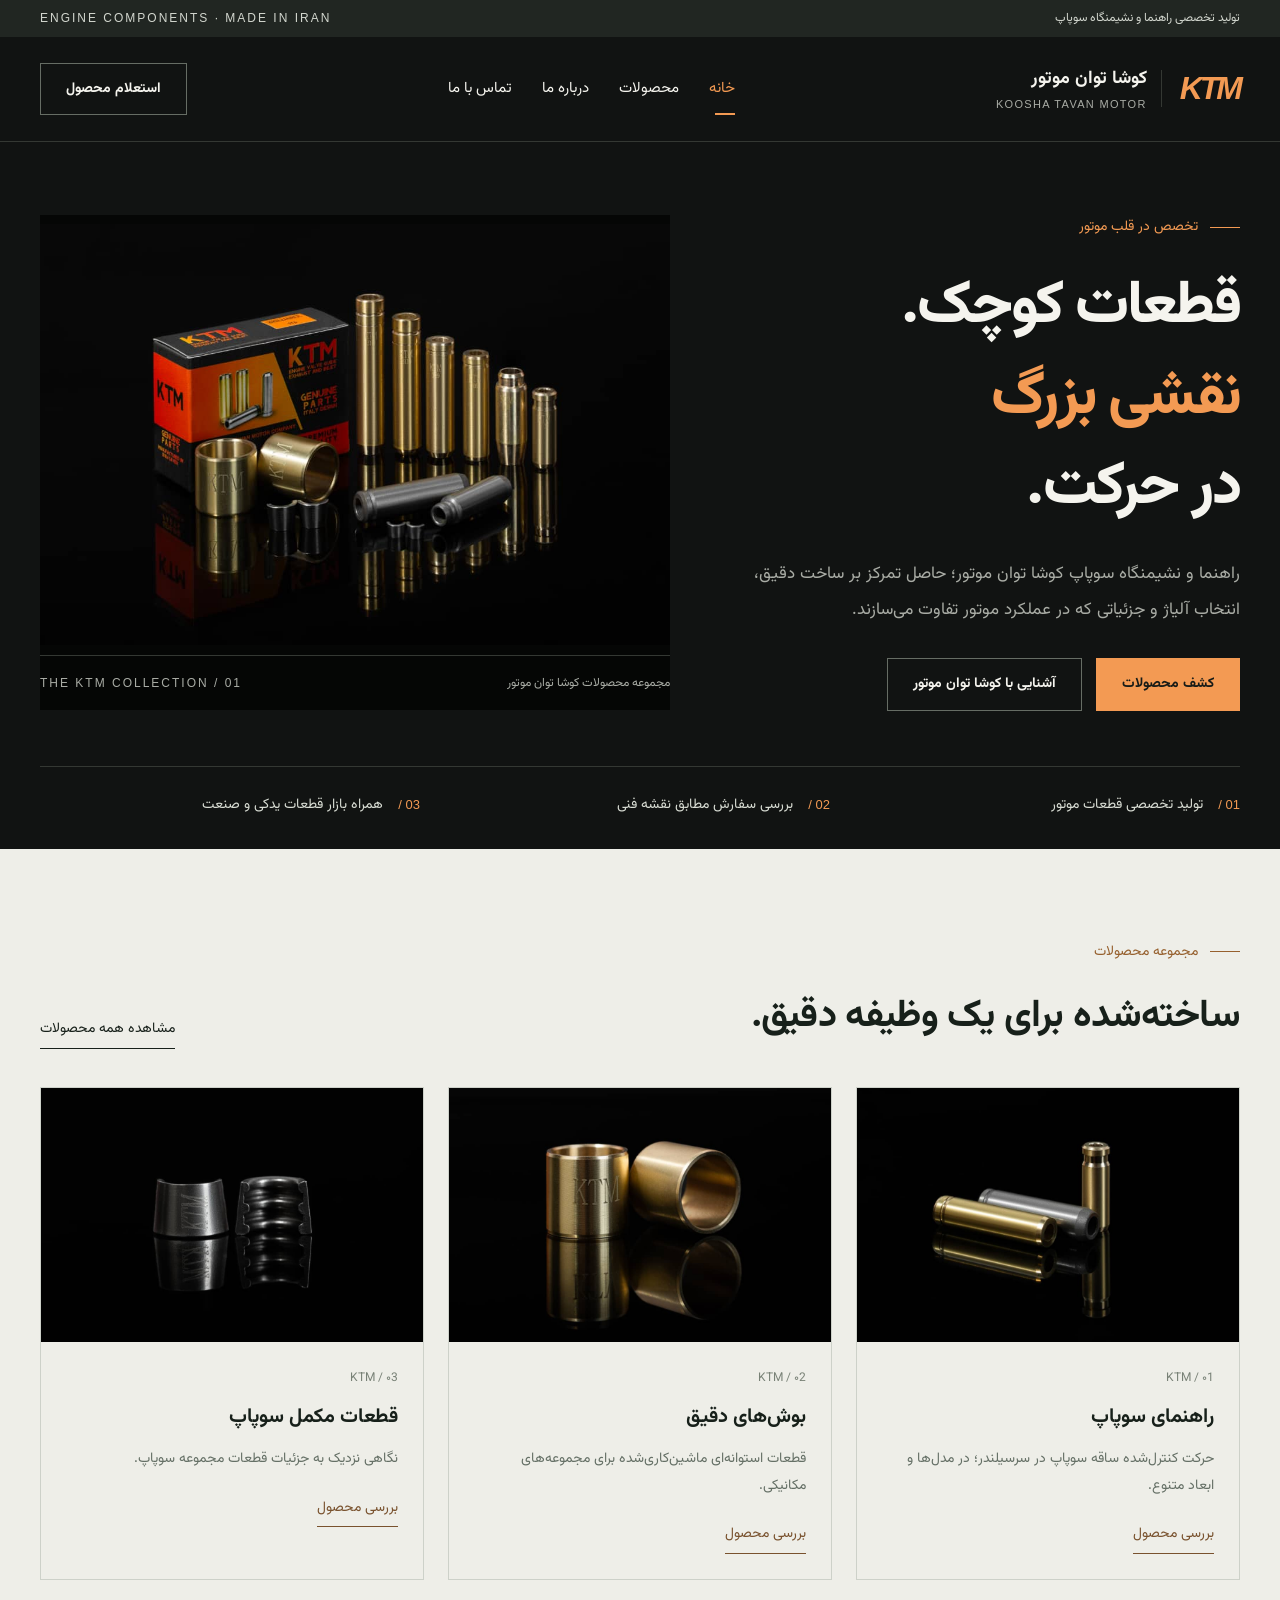
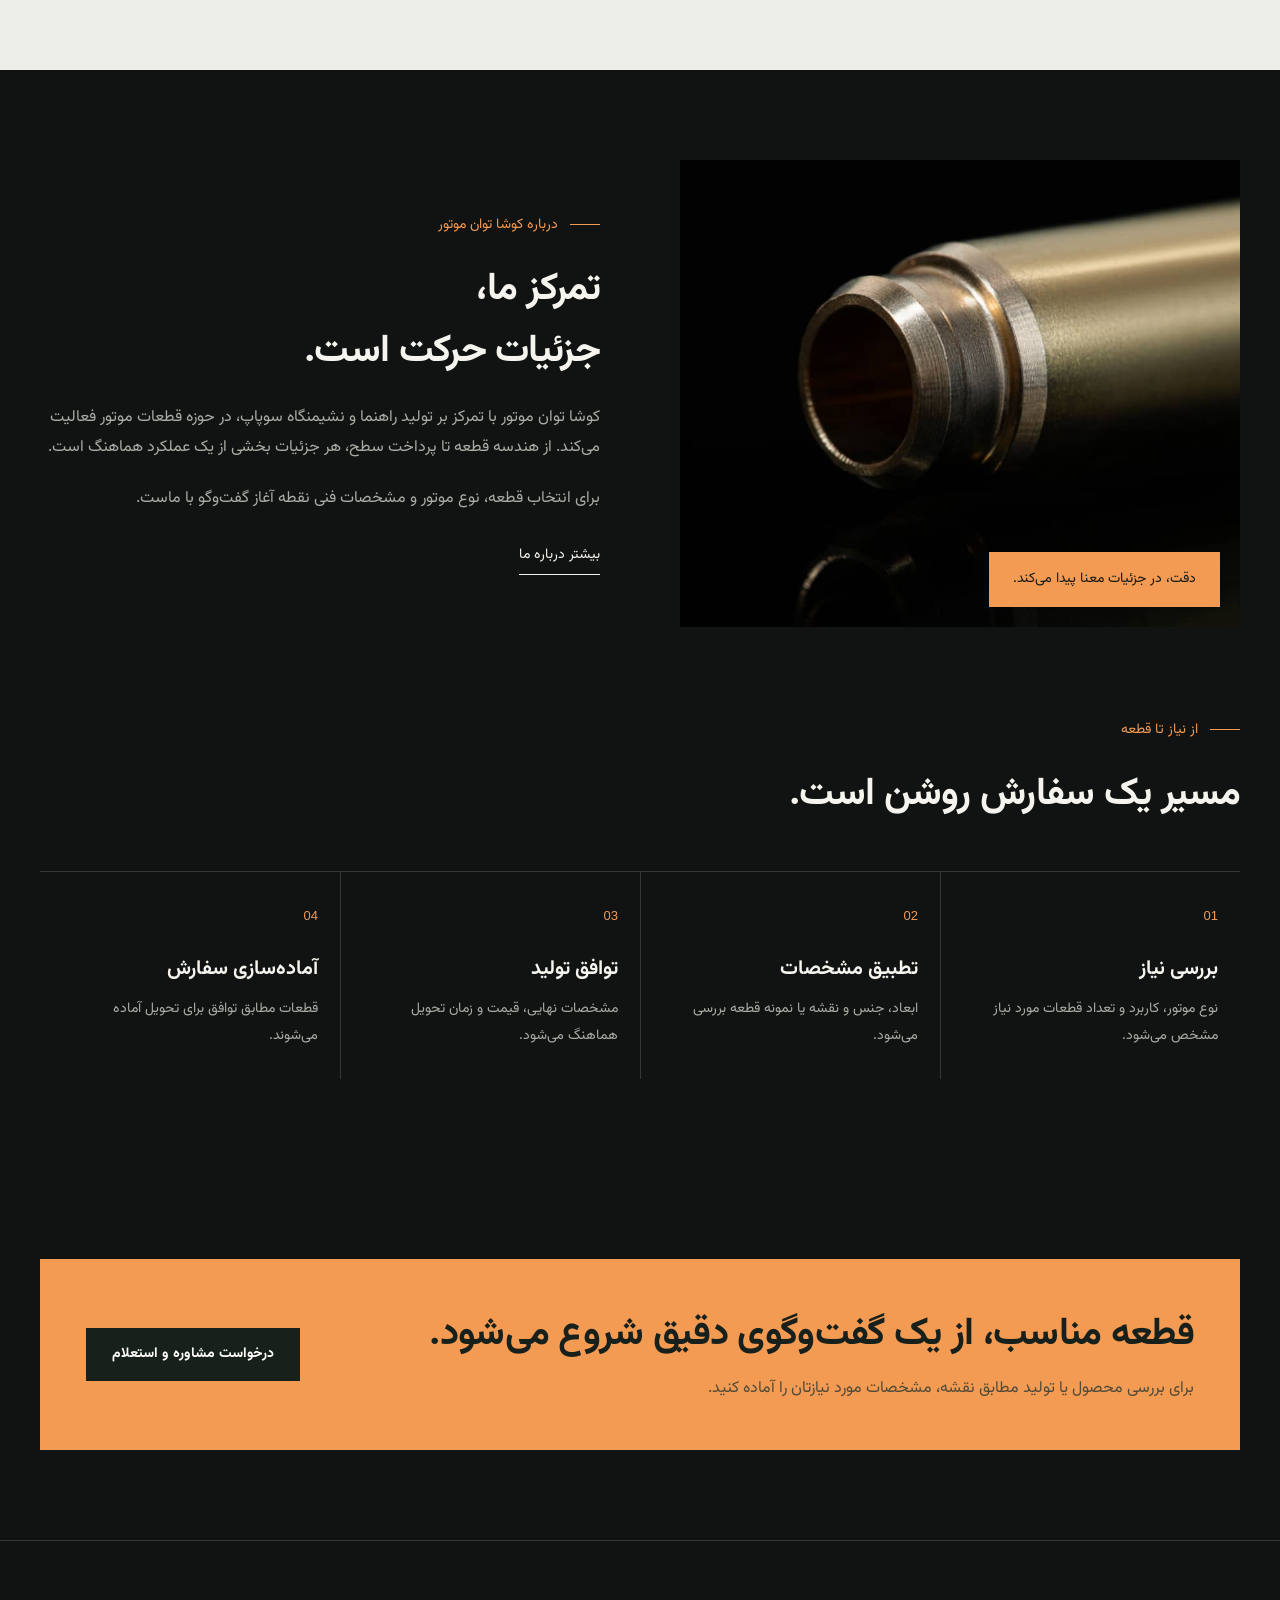
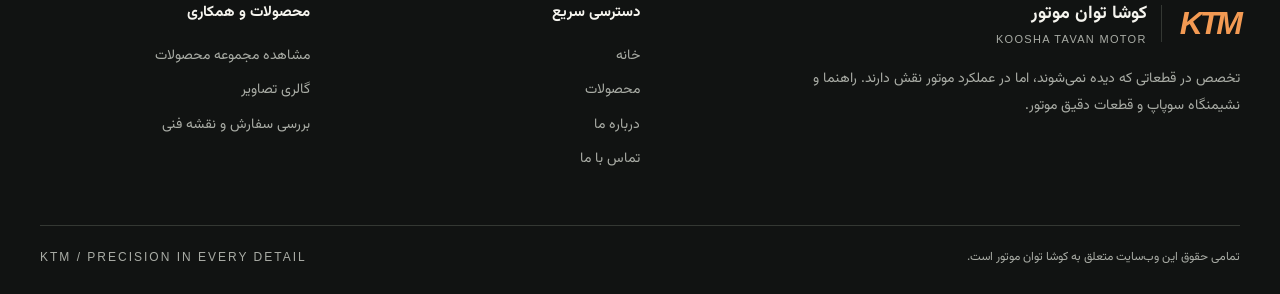
<file: index.html>
<!doctype html><html lang="fa" dir="rtl"><head><meta charset="UTF-8"><meta name="viewport" content="width=device-width,initial-scale=1"><title>خانه | کوشا توان موتور</title><meta name="description" content="کوشا توان موتور؛ معرفی راهنما و نشیمنگاه سوپاپ، بوش‌های دقیق و قطعات موتور با برند KTM."><meta name="theme-color" content="#111312"><link rel="icon" type="image/svg+xml" href="data:image/svg+xml,%3Csvg xmlns='http://www.w3.org/2000/svg' viewBox='0 0 32 32'%3E%3Crect width='32' height='32' fill='%23111312'/%3E%3Ctext x='7' y='24' font-family='Arial' font-weight='bold' font-size='24' fill='%23f39a53'%3EK%3C/text%3E%3C/svg%3E"><link rel="stylesheet" href="style.css"><script defer src="site.js"></script></head><body><a class="skip" href="#main">رفتن به محتوای اصلی</a><div class="topline"><div class="wrap"><span>تولید تخصصی راهنما و نشیمنگاه سوپاپ</span><span class="latin">ENGINE COMPONENTS · MADE IN IRAN</span></div></div><header class="header"><div class="wrap nav"><a class="brand" href="index.html"><span class="mark" dir="ltr">KTM</span><span><strong>کوشا توان موتور</strong><small class="latin">KOOSHA TAVAN MOTOR</small></span></a><button class="menu" aria-expanded="false" aria-controls="navigation">منو</button><nav class="links" id="navigation" aria-label="منوی اصلی"><a href="index.html" aria-current="page">خانه</a><a href="products.html" >محصولات</a><a href="about.html" >درباره ما</a><a href="contact.html" >تماس با ما</a></nav><a class="btn outline" href="contact.html">استعلام محصول</a></div></header><main id="main"><section class="hero"><div class="wrap"><div class="hero-grid"><div><div class="eyebrow">تخصص در قلب موتور</div><h1>قطعات کوچک.<br><em>نقشی بزرگ</em><br>در حرکت.</h1><p>راهنما و نشیمنگاه سوپاپ کوشا توان موتور؛ حاصل تمرکز بر ساخت دقیق، انتخاب آلیاژ و جزئیاتی که در عملکرد موتور تفاوت می‌سازند.</p><div class="actions"><a class="btn" href="products.html">کشف محصولات</a><a class="btn outline" href="about.html">آشنایی با کوشا توان موتور</a></div></div><div class="hero-photo"><img src="assets/PHOTO-2025-07-04-20-01-37.jpg" alt="مجموعه راهنماهای سوپاپ و قطعات KTM همراه بسته‌بندی اصلی" fetchpriority="high"><div class="caption"><span>مجموعه محصولات کوشا توان موتور</span><span class="latin">THE KTM COLLECTION / 01</span></div></div></div><div class="hero-bottom"><div><span class="number">01 /</span><span>تولید تخصصی قطعات موتور</span></div><div><span class="number">02 /</span><span>بررسی سفارش مطابق نقشه فنی</span></div><div><span class="number">03 /</span><span>همراه بازار قطعات یدکی و صنعت</span></div></div></div></section><section class="section light"><div class="wrap"><div class="section-head"><div><div class="eyebrow">مجموعه محصولات</div><h2>ساخته‌شده برای یک وظیفه دقیق.</h2></div><a class="text-link" href="products.html">مشاهده همه محصولات</a></div><div class="cards"><a class="card" href="products.html"><img loading="lazy" src="assets/PHOTO-2025-07-04-20-01-28.jpg" alt="راهنمای سوپاپ"><div class="card-body"><div class="card-meta">۰1 / KTM</div><h3>راهنمای سوپاپ</h3><p>حرکت کنترل‌شده ساقه سوپاپ در سرسیلندر؛ در مدل‌ها و ابعاد متنوع.</p><span class="text-link">بررسی محصول</span></div></a><a class="card" href="products.html"><img loading="lazy" src="assets/PHOTO-2025-07-04-20-01-30.jpg" alt="بوش‌های دقیق"><div class="card-body"><div class="card-meta">۰2 / KTM</div><h3>بوش‌های دقیق</h3><p>قطعات استوانه‌ای ماشین‌کاری‌شده برای مجموعه‌های مکانیکی.</p><span class="text-link">بررسی محصول</span></div></a><a class="card" href="products.html"><img loading="lazy" src="assets/PHOTO-2025-07-04-20-01-31.jpg" alt="قطعات مکمل سوپاپ"><div class="card-body"><div class="card-meta">۰3 / KTM</div><h3>قطعات مکمل سوپاپ</h3><p>نگاهی نزدیک به جزئیات قطعات مجموعه سوپاپ.</p><span class="text-link">بررسی محصول</span></div></a></div></div></section><section class="section"><div class="wrap split"><div class="feature-image"><img loading="lazy" src="assets/PHOTO-2025-07-04-20-01-39.jpg" alt="نمای نزدیک پرداخت سطح و دهانه راهنمای سوپاپ"><span class="image-label">دقت، در جزئیات معنا پیدا می‌کند.</span></div><div><div class="eyebrow">درباره کوشا توان موتور</div><h2>تمرکز ما،<br>جزئیات حرکت است.</h2><p>کوشا توان موتور با تمرکز بر تولید راهنما و نشیمنگاه سوپاپ، در حوزه قطعات موتور فعالیت می‌کند. از هندسه قطعه تا پرداخت سطح، هر جزئیات بخشی از یک عملکرد هماهنگ است.</p><p>برای انتخاب قطعه، نوع موتور و مشخصات فنی نقطه آغاز گفت‌وگو با ماست.</p><a class="text-link" style="display:inline-block;margin-top:28px" href="about.html">بیشتر درباره ما</a></div></div></section><section class="section" style="padding-top:0"><div class="wrap"><div class="eyebrow">از نیاز تا قطعه</div><h2>مسیر یک سفارش روشن است.</h2><div class="steps"><div class="step"><span class="number">01</span><h3>بررسی نیاز</h3><p>نوع موتور، کاربرد و تعداد قطعات مورد نیاز مشخص می‌شود.</p></div><div class="step"><span class="number">02</span><h3>تطبیق مشخصات</h3><p>ابعاد، جنس و نقشه یا نمونه قطعه بررسی می‌شود.</p></div><div class="step"><span class="number">03</span><h3>توافق تولید</h3><p>مشخصات نهایی، قیمت و زمان تحویل هماهنگ می‌شود.</p></div><div class="step"><span class="number">04</span><h3>آماده‌سازی سفارش</h3><p>قطعات مطابق توافق برای تحویل آماده می‌شوند.</p></div></div></div></section><section class="section"><div class="wrap cta"><div><h2>قطعه مناسب، از یک گفت‌وگوی دقیق شروع می‌شود.</h2><p>برای بررسی محصول یا تولید مطابق نقشه، مشخصات مورد نیازتان را آماده کنید.</p></div><a class="btn" href="contact.html">درخواست مشاوره و استعلام</a></div></section></main><footer class="footer"><div class="wrap"><div class="footer-grid"><div><a class="brand" href="index.html"><span class="mark" dir="ltr">KTM</span><span><strong>کوشا توان موتور</strong><small class="latin">KOOSHA TAVAN MOTOR</small></span></a><p>تخصص در قطعاتی که دیده نمی‌شوند، اما در عملکرد موتور نقش دارند. راهنما و نشیمنگاه سوپاپ و قطعات دقیق موتور.</p></div><div><h3>دسترسی سریع</h3><a href="index.html">خانه</a><a href="products.html">محصولات</a><a href="about.html">درباره ما</a><a href="contact.html">تماس با ما</a></div><div><h3>محصولات و همکاری</h3><a href="products.html">مشاهده مجموعه محصولات</a><a href="products.html#gallery">گالری تصاویر</a><a href="contact.html">بررسی سفارش و نقشه فنی</a></div></div><div class="copyright"><span>تمامی حقوق این وب‌سایت متعلق به کوشا توان موتور است.</span><span class="latin">KTM / PRECISION IN EVERY DETAIL</span></div></div></footer></body></html>
</file>
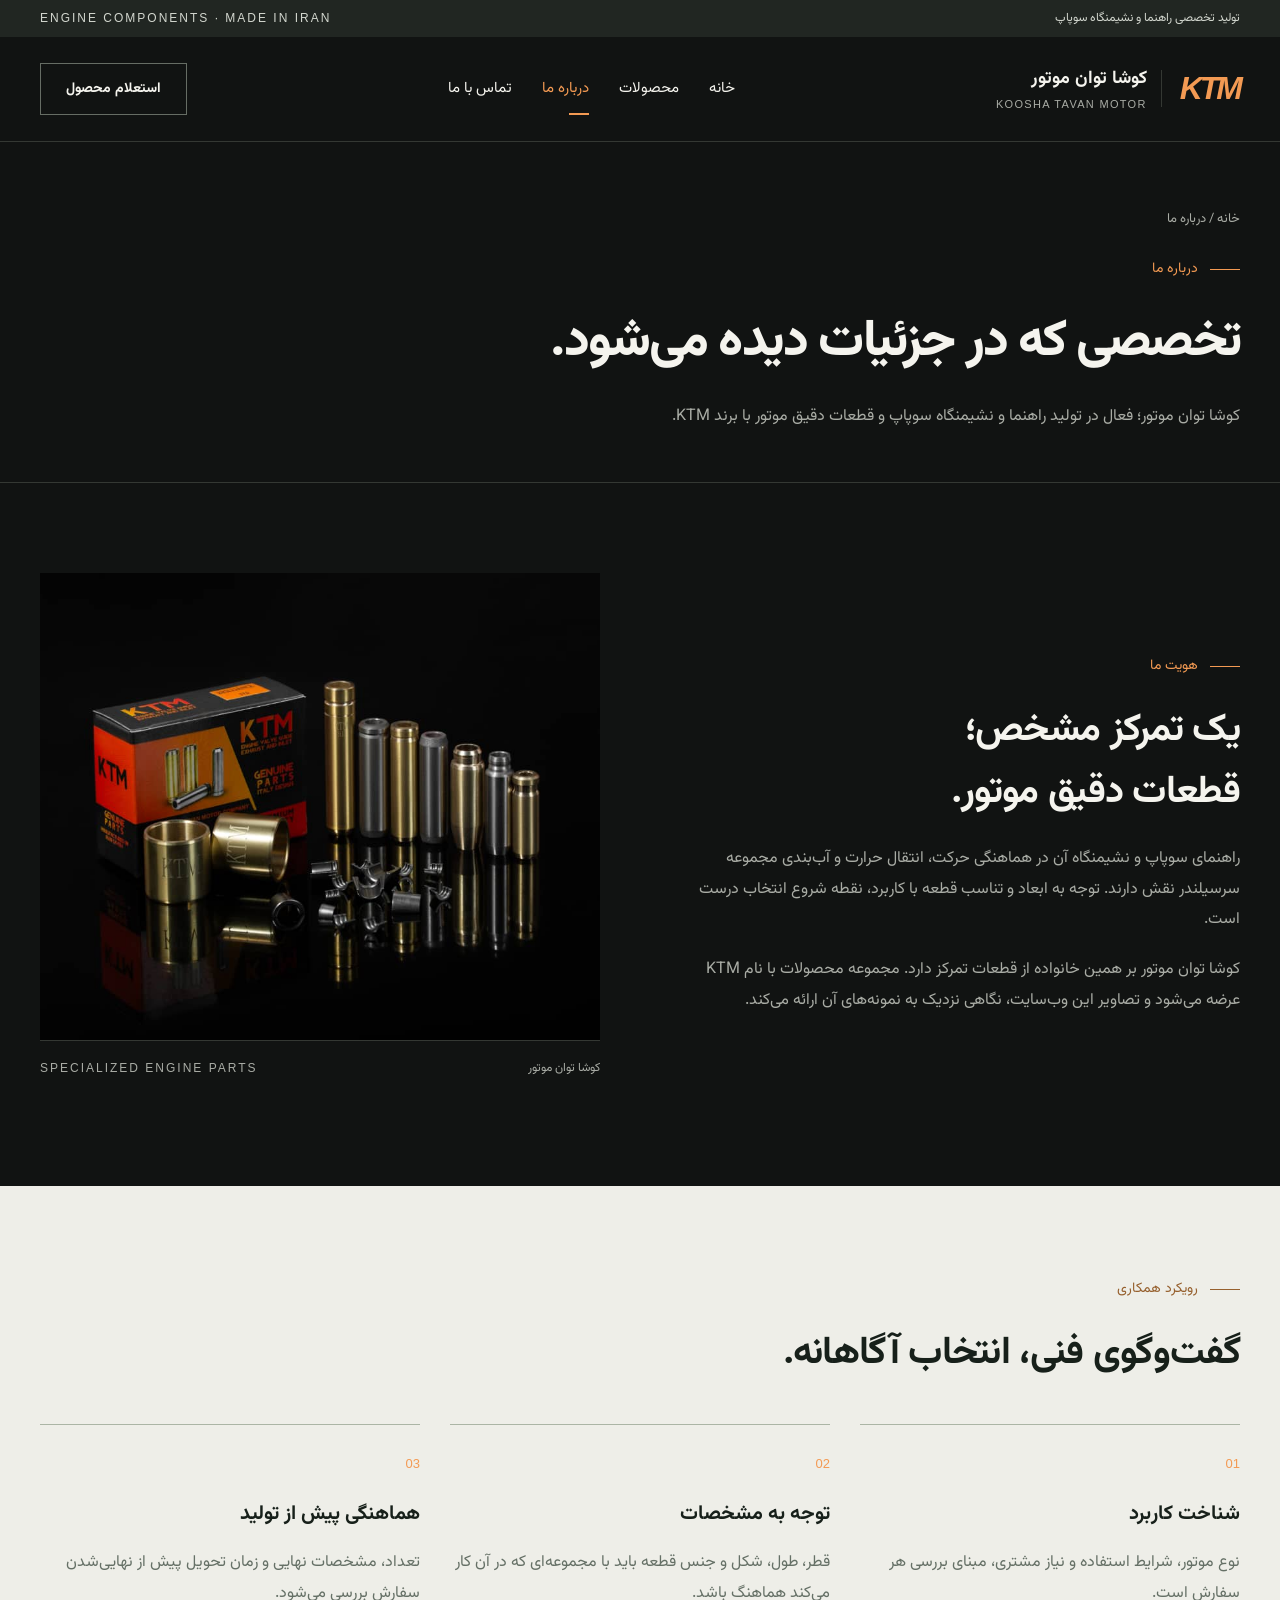
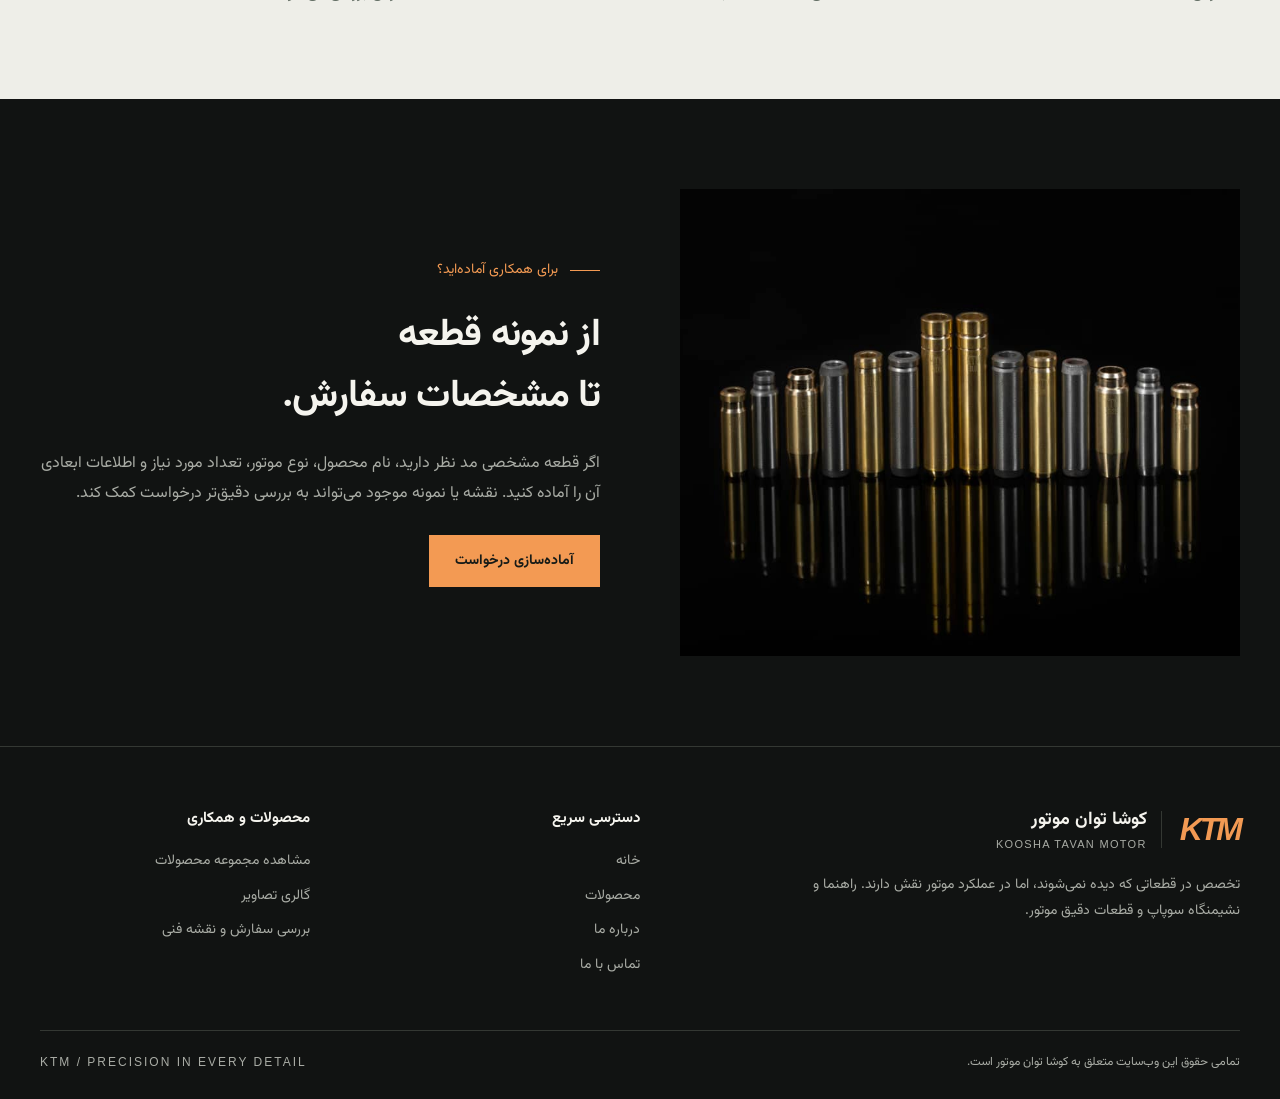
<file: about.html>
<!doctype html><html lang="fa" dir="rtl"><head><meta charset="UTF-8"><meta name="viewport" content="width=device-width,initial-scale=1"><title>درباره ما | کوشا توان موتور</title><meta name="description" content="کوشا توان موتور؛ معرفی راهنما و نشیمنگاه سوپاپ، بوش‌های دقیق و قطعات موتور با برند KTM."><meta name="theme-color" content="#111312"><link rel="icon" type="image/svg+xml" href="data:image/svg+xml,%3Csvg xmlns='http://www.w3.org/2000/svg' viewBox='0 0 32 32'%3E%3Crect width='32' height='32' fill='%23111312'/%3E%3Ctext x='7' y='24' font-family='Arial' font-weight='bold' font-size='24' fill='%23f39a53'%3EK%3C/text%3E%3C/svg%3E"><link rel="stylesheet" href="style.css"><script defer src="site.js"></script></head><body><a class="skip" href="#main">رفتن به محتوای اصلی</a><div class="topline"><div class="wrap"><span>تولید تخصصی راهنما و نشیمنگاه سوپاپ</span><span class="latin">ENGINE COMPONENTS · MADE IN IRAN</span></div></div><header class="header"><div class="wrap nav"><a class="brand" href="index.html"><span class="mark" dir="ltr">KTM</span><span><strong>کوشا توان موتور</strong><small class="latin">KOOSHA TAVAN MOTOR</small></span></a><button class="menu" aria-expanded="false" aria-controls="navigation">منو</button><nav class="links" id="navigation" aria-label="منوی اصلی"><a href="index.html" >خانه</a><a href="products.html" >محصولات</a><a href="about.html" aria-current="page">درباره ما</a><a href="contact.html" >تماس با ما</a></nav><a class="btn outline" href="contact.html">استعلام محصول</a></div></header><main id="main"><section class="page-intro"><div class="wrap"><div class="breadcrumbs"><a href="index.html">خانه</a> / درباره ما</div><div class="eyebrow">درباره ما</div><h1>تخصصی که در جزئیات دیده می‌شود.</h1><p>کوشا توان موتور؛ فعال در تولید راهنما و نشیمنگاه سوپاپ و قطعات دقیق موتور با برند KTM.</p></div></section><section class="section"><div class="wrap split"><div><div class="eyebrow">هویت ما</div><h2>یک تمرکز مشخص؛<br>قطعات دقیق موتور.</h2><p>راهنمای سوپاپ و نشیمنگاه آن در هماهنگی حرکت، انتقال حرارت و آب‌بندی مجموعه سرسیلندر نقش دارند. توجه به ابعاد و تناسب قطعه با کاربرد، نقطه شروع انتخاب درست است.</p><p>کوشا توان موتور بر همین خانواده از قطعات تمرکز دارد. مجموعه محصولات با نام KTM عرضه می‌شود و تصاویر این وب‌سایت، نگاهی نزدیک به نمونه‌های آن ارائه می‌کند.</p></div><div class="feature-image"><img src="assets/PHOTO-2025-07-04-20-01-33.jpg" alt="مجموعه تولیدات کوشا توان موتور"><div class="caption"><span>کوشا توان موتور</span><span class="latin">SPECIALIZED ENGINE PARTS</span></div></div></div></section><section class="section light"><div class="wrap"><div class="section-head"><div><div class="eyebrow">رویکرد همکاری</div><h2>گفت‌وگوی فنی، انتخاب آگاهانه.</h2></div></div><div class="values"><div class="value"><span class="number">01</span><h3>شناخت کاربرد</h3><p>نوع موتور، شرایط استفاده و نیاز مشتری، مبنای بررسی هر سفارش است.</p></div><div class="value"><span class="number">02</span><h3>توجه به مشخصات</h3><p>قطر، طول، شکل و جنس قطعه باید با مجموعه‌ای که در آن کار می‌کند هماهنگ باشد.</p></div><div class="value"><span class="number">03</span><h3>هماهنگی پیش از تولید</h3><p>تعداد، مشخصات نهایی و زمان تحویل پیش از نهایی‌شدن سفارش بررسی می‌شود.</p></div></div></div></section><section class="section"><div class="wrap split"><div class="feature-image"><img loading="lazy" src="assets/PHOTO-2025-07-04-20-01-35.jpg" alt="ردیف راهنماهای سوپاپ در ابعاد مختلف"></div><div><div class="eyebrow">برای همکاری آماده‌اید؟</div><h2>از نمونه قطعه<br>تا مشخصات سفارش.</h2><p>اگر قطعه مشخصی مد نظر دارید، نام محصول، نوع موتور، تعداد مورد نیاز و اطلاعات ابعادی آن را آماده کنید. نقشه یا نمونه موجود می‌تواند به بررسی دقیق‌تر درخواست کمک کند.</p><a href="contact.html" class="btn" style="margin-top:25px">آماده‌سازی درخواست</a></div></div></section></main><footer class="footer"><div class="wrap"><div class="footer-grid"><div><a class="brand" href="index.html"><span class="mark" dir="ltr">KTM</span><span><strong>کوشا توان موتور</strong><small class="latin">KOOSHA TAVAN MOTOR</small></span></a><p>تخصص در قطعاتی که دیده نمی‌شوند، اما در عملکرد موتور نقش دارند. راهنما و نشیمنگاه سوپاپ و قطعات دقیق موتور.</p></div><div><h3>دسترسی سریع</h3><a href="index.html">خانه</a><a href="products.html">محصولات</a><a href="about.html">درباره ما</a><a href="contact.html">تماس با ما</a></div><div><h3>محصولات و همکاری</h3><a href="products.html">مشاهده مجموعه محصولات</a><a href="products.html#gallery">گالری تصاویر</a><a href="contact.html">بررسی سفارش و نقشه فنی</a></div></div><div class="copyright"><span>تمامی حقوق این وب‌سایت متعلق به کوشا توان موتور است.</span><span class="latin">KTM / PRECISION IN EVERY DETAIL</span></div></div></footer></body></html>
</file>
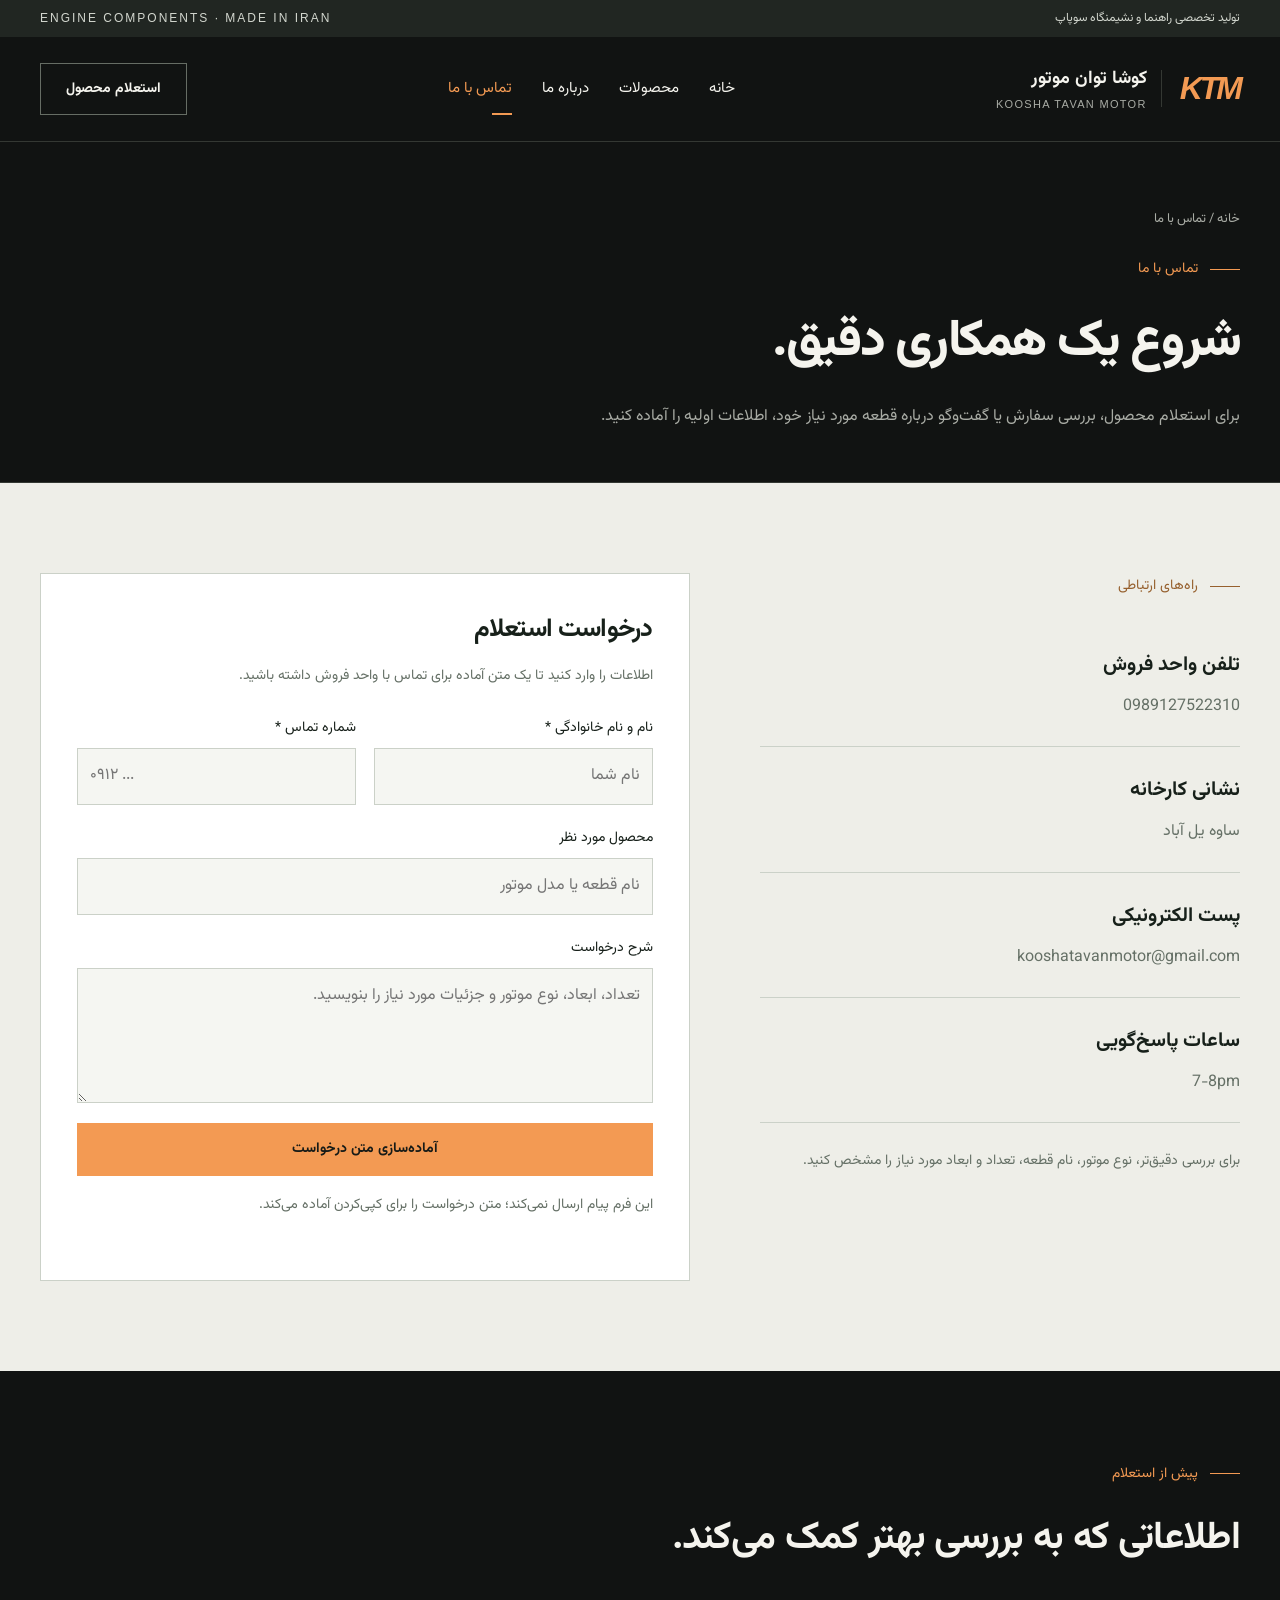
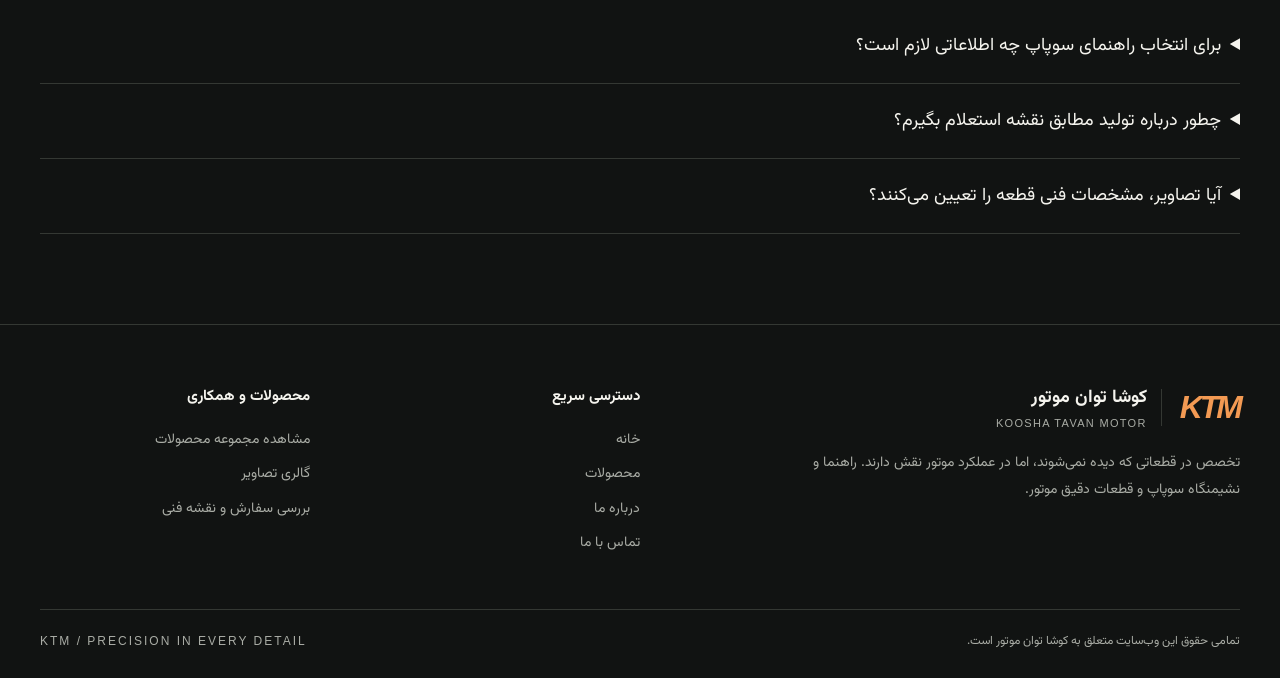
<file: contact.html>
<!doctype html><html lang="fa" dir="rtl"><head><meta charset="UTF-8"><meta name="viewport" content="width=device-width,initial-scale=1"><title>تماس با ما | کوشا توان موتور</title><meta name="description" content="کوشا توان موتور؛ معرفی راهنما و نشیمنگاه سوپاپ، بوش‌های دقیق و قطعات موتور با برند KTM."><meta name="theme-color" content="#111312"><link rel="icon" type="image/svg+xml" href="data:image/svg+xml,%3Csvg xmlns='http://www.w3.org/2000/svg' viewBox='0 0 32 32'%3E%3Crect width='32' height='32' fill='%23111312'/%3E%3Ctext x='7' y='24' font-family='Arial' font-weight='bold' font-size='24' fill='%23f39a53'%3EK%3C/text%3E%3C/svg%3E"><link rel="stylesheet" href="style.css"><script defer src="site.js"></script></head><body><a class="skip" href="#main">رفتن به محتوای اصلی</a><div class="topline"><div class="wrap"><span>تولید تخصصی راهنما و نشیمنگاه سوپاپ</span><span class="latin">ENGINE COMPONENTS · MADE IN IRAN</span></div></div><header class="header"><div class="wrap nav"><a class="brand" href="index.html"><span class="mark" dir="ltr">KTM</span><span><strong>کوشا توان موتور</strong><small class="latin">KOOSHA TAVAN MOTOR</small></span></a><button class="menu" aria-expanded="false" aria-controls="navigation">منو</button><nav class="links" id="navigation" aria-label="منوی اصلی"><a href="index.html" >خانه</a><a href="products.html" >محصولات</a><a href="about.html" >درباره ما</a><a href="contact.html" aria-current="page">تماس با ما</a></nav><a class="btn outline" href="contact.html">استعلام محصول</a></div></header><main id="main"><section class="page-intro"><div class="wrap"><div class="breadcrumbs"><a href="index.html">خانه</a> / تماس با ما</div><div class="eyebrow">تماس با ما</div><h1>شروع یک همکاری دقیق.</h1><p>برای استعلام محصول، بررسی سفارش یا گفت‌وگو درباره قطعه مورد نیاز خود، اطلاعات اولیه را آماده کنید.</p></div></section><section class="section light"><div class="wrap contact-grid"><div><div class="eyebrow">راه‌های ارتباطی</div><div class="contact-item"><h3>تلفن واحد فروش</h3><p data-contact="phone">شماره تماس به‌زودی درج می‌شود.</p></div><div class="contact-item"><h3>نشانی کارخانه</h3><p data-contact="address">نشانی کارخانه به‌زودی درج می‌شود.</p></div><div class="contact-item"><h3>پست الکترونیکی</h3><p data-contact="email">ایمیل شرکت به‌زودی درج می‌شود.</p></div><div class="contact-item"><h3>ساعات پاسخ‌گویی</h3><p data-contact="hours">ساعات پاسخ‌گویی به‌زودی اعلام می‌شود.</p></div><p style="font-size:14px;margin-top:25px">برای بررسی دقیق‌تر، نوع موتور، نام قطعه، تعداد و ابعاد مورد نیاز را مشخص کنید.</p></div><div class="form-panel"><h2>درخواست استعلام</h2><p>اطلاعات را وارد کنید تا یک متن آماده برای تماس با واحد فروش داشته باشید.</p><form id="inquiry"><div class="form-row"><div><label for="name">نام و نام خانوادگی *</label><input id="name" name="name" autocomplete="name" required placeholder="نام شما" maxlength="100"></div><div><label for="phone">شماره تماس *</label><input id="phone" name="phone" type="tel" autocomplete="tel" required placeholder="۰۹۱۲ ..." maxlength="30"></div></div><label for="product">محصول مورد نظر</label><input id="product" name="product" placeholder="نام قطعه یا مدل موتور" maxlength="150"><label for="message">شرح درخواست</label><textarea id="message" name="message" placeholder="تعداد، ابعاد، نوع موتور و جزئیات مورد نیاز را بنویسید." maxlength="3000"></textarea><button class="btn" type="submit">آماده‌سازی متن درخواست</button></form><p class="notice" id="form-status" role="status">این فرم پیام ارسال نمی‌کند؛ متن درخواست را برای کپی‌کردن آماده می‌کند.</p><div id="result" class="inquiry-result" hidden></div><button class="btn" id="copy" hidden style="margin-top:15px">کپی متن درخواست</button></div></div></section><section class="section"><div class="wrap"><div class="eyebrow">پیش از استعلام</div><h2>اطلاعاتی که به بررسی بهتر کمک می‌کند.</h2><div class="faq"><details><summary>برای انتخاب راهنمای سوپاپ چه اطلاعاتی لازم است؟</summary><p>نوع و مدل موتور، قطر داخلی و خارجی، طول قطعه و تعداد مورد نیاز را مشخص کنید. اگر نقشه یا نمونه قبلی دارید، هنگام تماس به آن اشاره کنید.</p></details><details><summary>چطور درباره تولید مطابق نقشه استعلام بگیرم؟</summary><p>نام قطعه، ابعاد، جنس مورد نظر و تعداد را در متن درخواست وارد کنید. بررسی امکان تولید و شرایط سفارش پس از دریافت مشخصات فنی انجام می‌شود.</p></details><details><summary>آیا تصاویر، مشخصات فنی قطعه را تعیین می‌کنند؟</summary><p>خیر. تصاویر برای معرفی ظاهر محصولات هستند. سازگاری، جنس و ابعاد باید برای هر سفارش به‌صورت جداگانه تأیید شود.</p></details></div></div></section><script src="contact-details.js"></script></main><footer class="footer"><div class="wrap"><div class="footer-grid"><div><a class="brand" href="index.html"><span class="mark" dir="ltr">KTM</span><span><strong>کوشا توان موتور</strong><small class="latin">KOOSHA TAVAN MOTOR</small></span></a><p>تخصص در قطعاتی که دیده نمی‌شوند، اما در عملکرد موتور نقش دارند. راهنما و نشیمنگاه سوپاپ و قطعات دقیق موتور.</p></div><div><h3>دسترسی سریع</h3><a href="index.html">خانه</a><a href="products.html">محصولات</a><a href="about.html">درباره ما</a><a href="contact.html">تماس با ما</a></div><div><h3>محصولات و همکاری</h3><a href="products.html">مشاهده مجموعه محصولات</a><a href="products.html#gallery">گالری تصاویر</a><a href="contact.html">بررسی سفارش و نقشه فنی</a></div></div><div class="copyright"><span>تمامی حقوق این وب‌سایت متعلق به کوشا توان موتور است.</span><span class="latin">KTM / PRECISION IN EVERY DETAIL</span></div></div></footer></body></html>
</file>
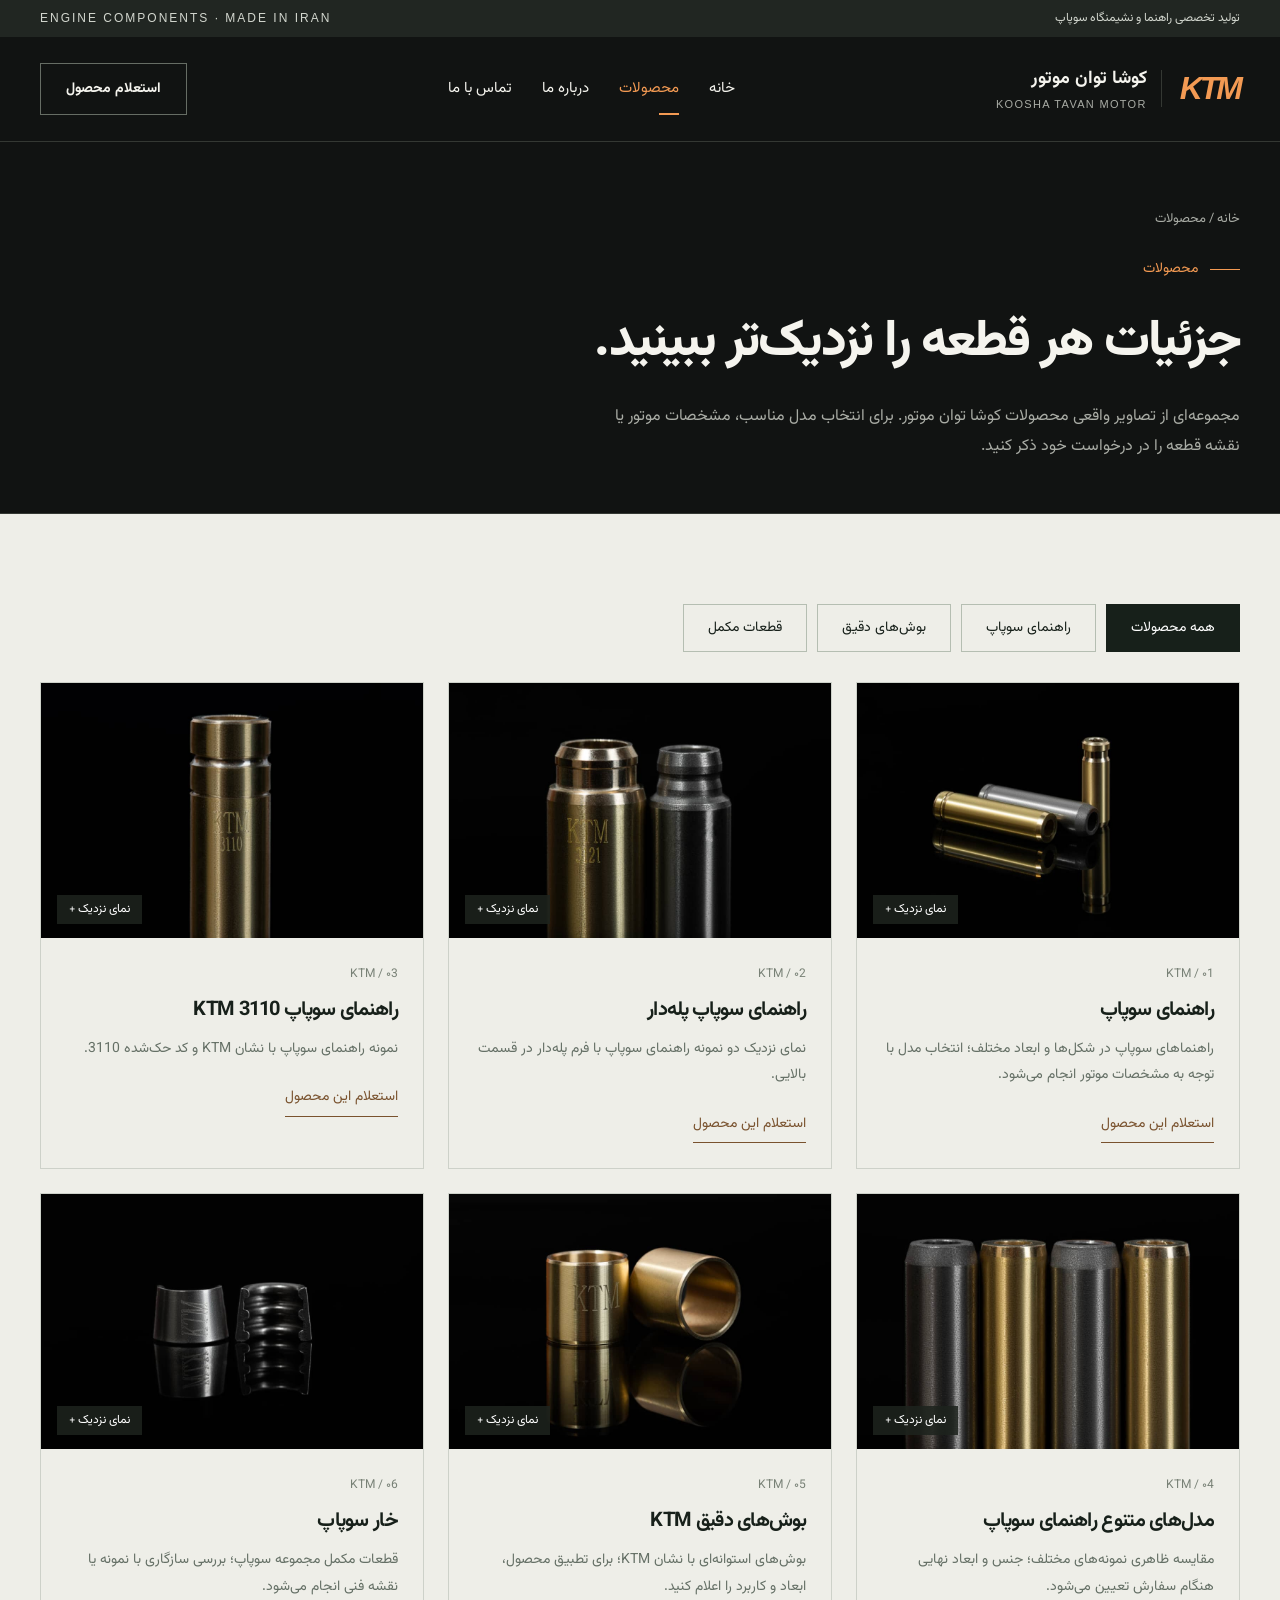
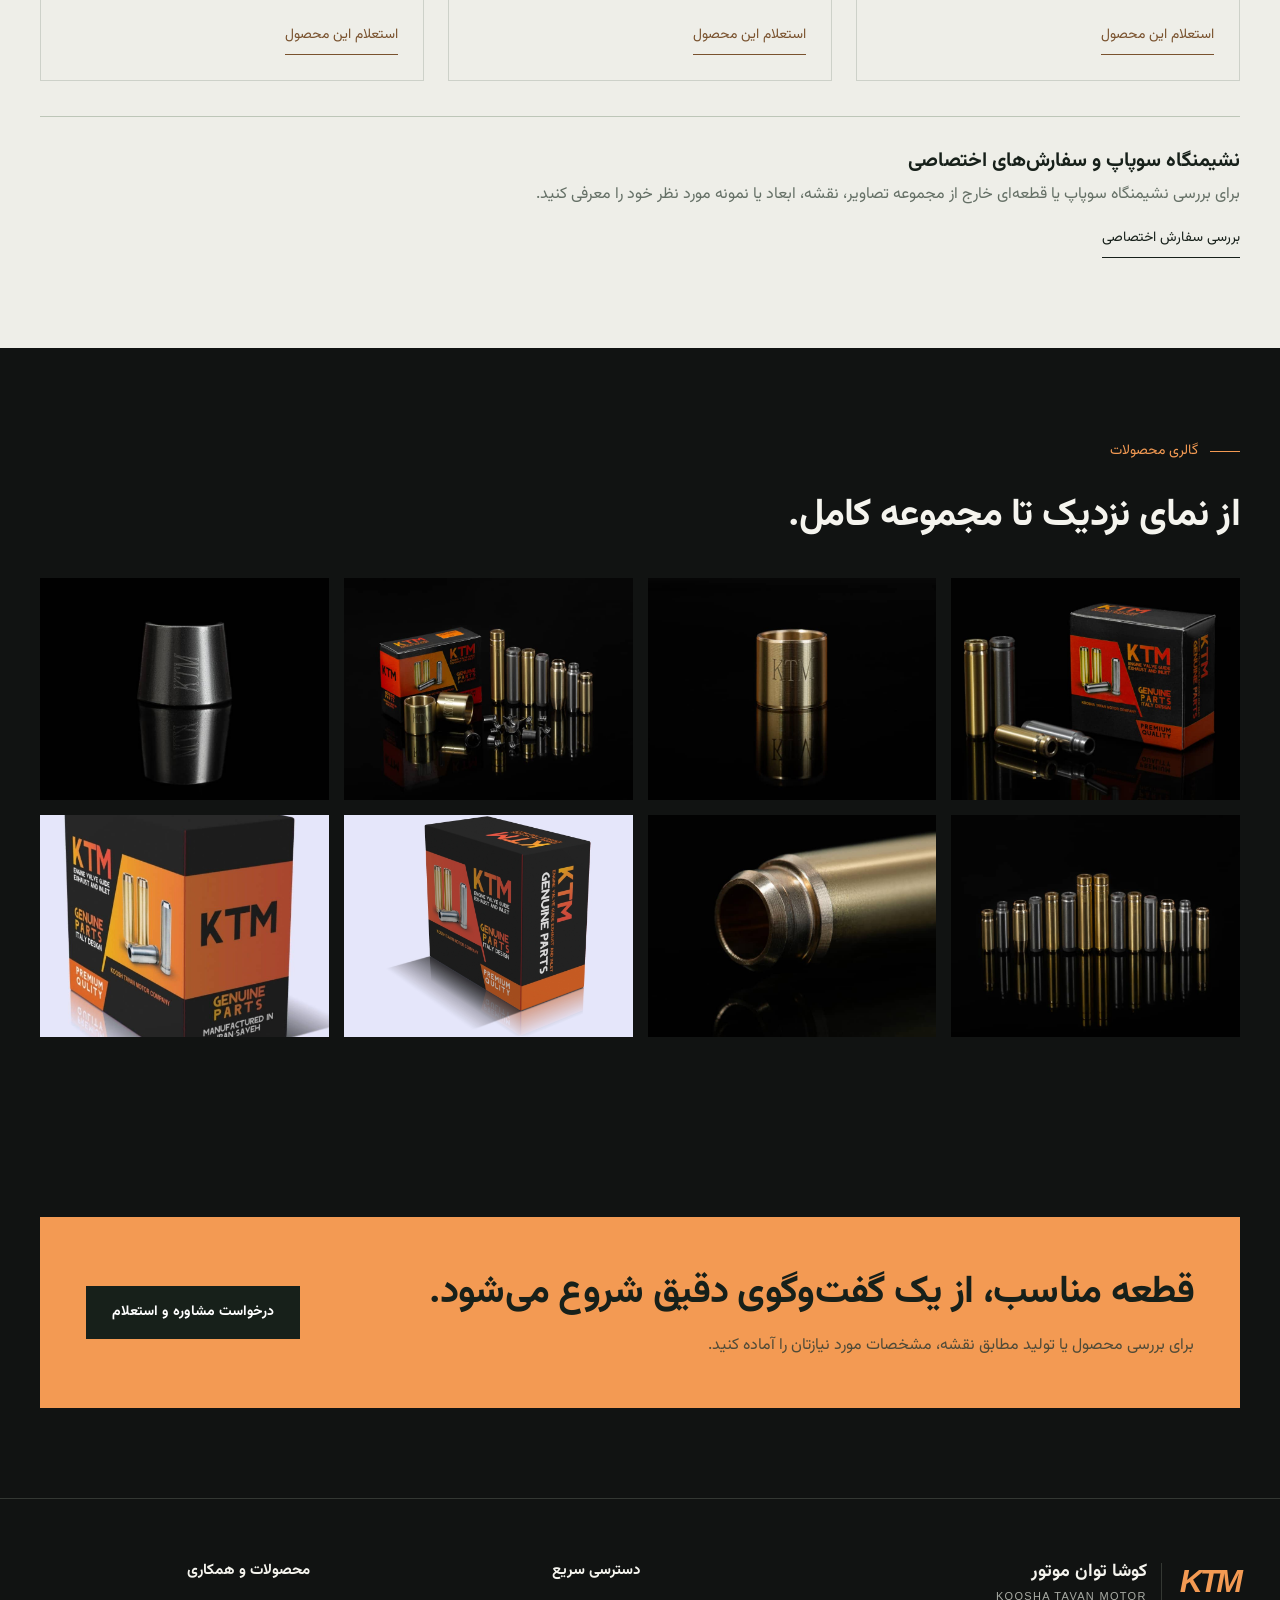
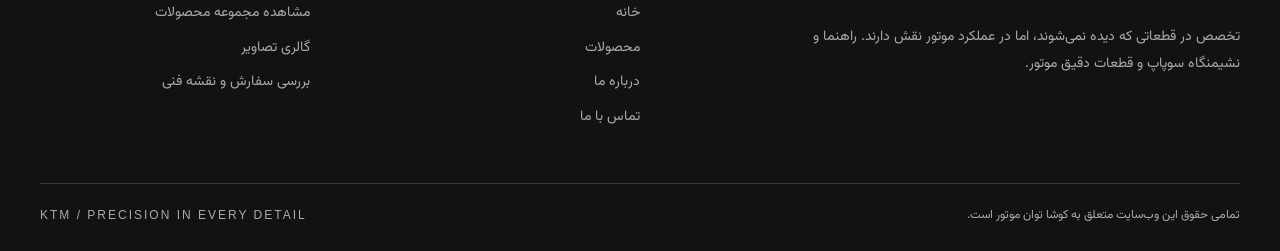
<file: products.html>
<!doctype html><html lang="fa" dir="rtl"><head><meta charset="UTF-8"><meta name="viewport" content="width=device-width,initial-scale=1"><title>محصولات | کوشا توان موتور</title><meta name="description" content="کوشا توان موتور؛ معرفی راهنما و نشیمنگاه سوپاپ، بوش‌های دقیق و قطعات موتور با برند KTM."><meta name="theme-color" content="#111312"><link rel="icon" type="image/svg+xml" href="data:image/svg+xml,%3Csvg xmlns='http://www.w3.org/2000/svg' viewBox='0 0 32 32'%3E%3Crect width='32' height='32' fill='%23111312'/%3E%3Ctext x='7' y='24' font-family='Arial' font-weight='bold' font-size='24' fill='%23f39a53'%3EK%3C/text%3E%3C/svg%3E"><link rel="stylesheet" href="style.css"><script defer src="site.js"></script></head><body><a class="skip" href="#main">رفتن به محتوای اصلی</a><div class="topline"><div class="wrap"><span>تولید تخصصی راهنما و نشیمنگاه سوپاپ</span><span class="latin">ENGINE COMPONENTS · MADE IN IRAN</span></div></div><header class="header"><div class="wrap nav"><a class="brand" href="index.html"><span class="mark" dir="ltr">KTM</span><span><strong>کوشا توان موتور</strong><small class="latin">KOOSHA TAVAN MOTOR</small></span></a><button class="menu" aria-expanded="false" aria-controls="navigation">منو</button><nav class="links" id="navigation" aria-label="منوی اصلی"><a href="index.html" >خانه</a><a href="products.html" aria-current="page">محصولات</a><a href="about.html" >درباره ما</a><a href="contact.html" >تماس با ما</a></nav><a class="btn outline" href="contact.html">استعلام محصول</a></div></header><main id="main"><section class="page-intro"><div class="wrap"><div class="breadcrumbs"><a href="index.html">خانه</a> / محصولات</div><div class="eyebrow">محصولات</div><h1>جزئیات هر قطعه را نزدیک‌تر ببینید.</h1><p>مجموعه‌ای از تصاویر واقعی محصولات کوشا توان موتور. برای انتخاب مدل مناسب، مشخصات موتور یا نقشه قطعه را در درخواست خود ذکر کنید.</p></div></section><section class="section light"><div class="wrap"><div class="catalog-bar" aria-label="دسته‌بندی محصولات"><button class="filter" data-filter="all" aria-pressed="true">همه محصولات</button><button class="filter" data-filter="guide" aria-pressed="false">راهنمای سوپاپ</button><button class="filter" data-filter="bush" aria-pressed="false">بوش‌های دقیق</button><button class="filter" data-filter="other" aria-pressed="false">قطعات مکمل</button></div><div class="cards"><article class="card product" data-category="guide"><button class="zoom" aria-label="بزرگ‌نمایی راهنمای سوپاپ"><img loading="lazy" src="assets/PHOTO-2025-07-04-20-01-28.jpg" alt="راهنمای سوپاپ"><span>نمای نزدیک +</span></button><div class="card-body"><div class="card-meta">KTM / ۰1</div><h2 style="font-size:1.25rem">راهنمای سوپاپ</h2><p>راهنماهای سوپاپ در شکل‌ها و ابعاد مختلف؛ انتخاب مدل با توجه به مشخصات موتور انجام می‌شود.</p><a class="text-link" href="contact.html?product=%D8%B1%D8%A7%D9%87%D9%86%D9%85%D8%A7%DB%8C%20%D8%B3%D9%88%D9%BE%D8%A7%D9%BE">استعلام این محصول</a></div></article><article class="card product" data-category="guide"><button class="zoom" aria-label="بزرگ‌نمایی راهنمای سوپاپ پله‌دار"><img loading="lazy" src="assets/PHOTO-2025-07-04-20-01-36.jpg" alt="راهنمای سوپاپ پله‌دار"><span>نمای نزدیک +</span></button><div class="card-body"><div class="card-meta">KTM / ۰2</div><h2 style="font-size:1.25rem">راهنمای سوپاپ پله‌دار</h2><p>نمای نزدیک دو نمونه راهنمای سوپاپ با فرم پله‌دار در قسمت بالایی.</p><a class="text-link" href="contact.html?product=%D8%B1%D8%A7%D9%87%D9%86%D9%85%D8%A7%DB%8C%20%D8%B3%D9%88%D9%BE%D8%A7%D9%BE%20%D9%BE%D9%84%D9%87%E2%80%8C%D8%AF%D8%A7%D8%B1">استعلام این محصول</a></div></article><article class="card product" data-category="guide"><button class="zoom" aria-label="بزرگ‌نمایی راهنمای سوپاپ KTM 3110"><img loading="lazy" src="assets/PHOTO-2025-07-04-20-01-38.jpg" alt="راهنمای سوپاپ KTM 3110"><span>نمای نزدیک +</span></button><div class="card-body"><div class="card-meta">KTM / ۰3</div><h2 style="font-size:1.25rem">راهنمای سوپاپ KTM 3110</h2><p>نمونه راهنمای سوپاپ با نشان KTM و کد حک‌شده 3110.</p><a class="text-link" href="contact.html?product=%D8%B1%D8%A7%D9%87%D9%86%D9%85%D8%A7%DB%8C%20%D8%B3%D9%88%D9%BE%D8%A7%D9%BE%20KTM%203110">استعلام این محصول</a></div></article><article class="card product" data-category="guide"><button class="zoom" aria-label="بزرگ‌نمایی مدل‌های متنوع راهنمای سوپاپ"><img loading="lazy" src="assets/PHOTO-2025-07-04-20-01-40.jpg" alt="مدل‌های متنوع راهنمای سوپاپ"><span>نمای نزدیک +</span></button><div class="card-body"><div class="card-meta">KTM / ۰4</div><h2 style="font-size:1.25rem">مدل‌های متنوع راهنمای سوپاپ</h2><p>مقایسه ظاهری نمونه‌های مختلف؛ جنس و ابعاد نهایی هنگام سفارش تعیین می‌شود.</p><a class="text-link" href="contact.html?product=%D9%85%D8%AF%D9%84%E2%80%8C%D9%87%D8%A7%DB%8C%20%D9%85%D8%AA%D9%86%D9%88%D8%B9%20%D8%B1%D8%A7%D9%87%D9%86%D9%85%D8%A7%DB%8C%20%D8%B3%D9%88%D9%BE%D8%A7%D9%BE">استعلام این محصول</a></div></article><article class="card product" data-category="bush"><button class="zoom" aria-label="بزرگ‌نمایی بوش‌های دقیق KTM"><img loading="lazy" src="assets/PHOTO-2025-07-04-20-01-30.jpg" alt="بوش‌های دقیق KTM"><span>نمای نزدیک +</span></button><div class="card-body"><div class="card-meta">KTM / ۰5</div><h2 style="font-size:1.25rem">بوش‌های دقیق KTM</h2><p>بوش‌های استوانه‌ای با نشان KTM؛ برای تطبیق محصول، ابعاد و کاربرد را اعلام کنید.</p><a class="text-link" href="contact.html?product=%D8%A8%D9%88%D8%B4%E2%80%8C%D9%87%D8%A7%DB%8C%20%D8%AF%D9%82%DB%8C%D9%82%20KTM">استعلام این محصول</a></div></article><article class="card product" data-category="other"><button class="zoom" aria-label="بزرگ‌نمایی خار سوپاپ"><img loading="lazy" src="assets/PHOTO-2025-07-04-20-01-31.jpg" alt="خار سوپاپ"><span>نمای نزدیک +</span></button><div class="card-body"><div class="card-meta">KTM / ۰6</div><h2 style="font-size:1.25rem">خار سوپاپ</h2><p>قطعات مکمل مجموعه سوپاپ؛ بررسی سازگاری با نمونه یا نقشه فنی انجام می‌شود.</p><a class="text-link" href="contact.html?product=%D8%AE%D8%A7%D8%B1%20%D8%B3%D9%88%D9%BE%D8%A7%D9%BE">استعلام این محصول</a></div></article></div><div style="margin-top:35px;border-top:1px solid #bdc6b8;padding-top:25px"><h3>نشیمنگاه سوپاپ و سفارش‌های اختصاصی</h3><p>برای بررسی نشیمنگاه سوپاپ یا قطعه‌ای خارج از مجموعه تصاویر، نقشه، ابعاد یا نمونه مورد نظر خود را معرفی کنید.</p><a class="text-link" style="display:inline-block;margin-top:15px" href="contact.html?product=%D9%86%D8%B4%DB%8C%D9%85%D9%86%DA%AF%D8%A7%D9%87%20%D8%B3%D9%88%D9%BE%D8%A7%D9%BE%20%2F%20%D8%B3%D9%81%D8%A7%D8%B1%D8%B4%20%D8%A7%D8%AE%D8%AA%D8%B5%D8%A7%D8%B5%DB%8C">بررسی سفارش اختصاصی</a></div></div></section><section class="section" id="gallery"><div class="wrap"><div class="eyebrow">گالری محصولات</div><h2>از نمای نزدیک تا مجموعه کامل.</h2><div class="gallery"><button class="zoom" aria-label="بزرگ‌نمایی محصولات همراه بسته‌بندی KTM"><img loading="lazy" src="assets/PHOTO-2025-07-04-20-01-29.jpg" alt="محصولات همراه بسته‌بندی KTM"><span>نمای نزدیک +</span></button><button class="zoom" aria-label="بزرگ‌نمایی نمای نزدیک بوش KTM"><img loading="lazy" src="assets/PHOTO-2025-07-04-20-01-32.jpg" alt="نمای نزدیک بوش KTM"><span>نمای نزدیک +</span></button><button class="zoom" aria-label="بزرگ‌نمایی مجموعه کامل قطعات KTM"><img loading="lazy" src="assets/PHOTO-2025-07-04-20-01-33.jpg" alt="مجموعه کامل قطعات KTM"><span>نمای نزدیک +</span></button><button class="zoom" aria-label="بزرگ‌نمایی نمای نزدیک خار سوپاپ"><img loading="lazy" src="assets/PHOTO-2025-07-04-20-01-34.jpg" alt="نمای نزدیک خار سوپاپ"><span>نمای نزدیک +</span></button><button class="zoom" aria-label="بزرگ‌نمایی تنوع ابعاد راهنماهای سوپاپ"><img loading="lazy" src="assets/PHOTO-2025-07-04-20-01-35.jpg" alt="تنوع ابعاد راهنماهای سوپاپ"><span>نمای نزدیک +</span></button><button class="zoom" aria-label="بزرگ‌نمایی جزئیات ماشین‌کاری راهنمای سوپاپ"><img loading="lazy" src="assets/PHOTO-2025-07-04-20-01-39.jpg" alt="جزئیات ماشین‌کاری راهنمای سوپاپ"><span>نمای نزدیک +</span></button><button class="zoom" aria-label="بزرگ‌نمایی بسته‌بندی محصولات کوشا توان موتور"><img loading="lazy" src="assets/PHOTO-2025-07-04-20-03-03.jpg" alt="بسته‌بندی محصولات کوشا توان موتور"><span>نمای نزدیک +</span></button><button class="zoom" aria-label="بزرگ‌نمایی نمای دیگر بسته‌بندی KTM"><img loading="lazy" src="assets/PHOTO-2025-07-04-20-03-04.jpg" alt="نمای دیگر بسته‌بندی KTM"><span>نمای نزدیک +</span></button></div></div></section><section class="section"><div class="wrap cta"><div><h2>قطعه مناسب، از یک گفت‌وگوی دقیق شروع می‌شود.</h2><p>برای بررسی محصول یا تولید مطابق نقشه، مشخصات مورد نیازتان را آماده کنید.</p></div><a class="btn" href="contact.html">درخواست مشاوره و استعلام</a></div></section><dialog aria-label="نمای بزرگ محصول"><button aria-label="بستن تصویر">بستن ×</button><img src="assets/PHOTO-2025-07-04-20-01-28.jpg" alt=""><p></p></dialog></main><footer class="footer"><div class="wrap"><div class="footer-grid"><div><a class="brand" href="index.html"><span class="mark" dir="ltr">KTM</span><span><strong>کوشا توان موتور</strong><small class="latin">KOOSHA TAVAN MOTOR</small></span></a><p>تخصص در قطعاتی که دیده نمی‌شوند، اما در عملکرد موتور نقش دارند. راهنما و نشیمنگاه سوپاپ و قطعات دقیق موتور.</p></div><div><h3>دسترسی سریع</h3><a href="index.html">خانه</a><a href="products.html">محصولات</a><a href="about.html">درباره ما</a><a href="contact.html">تماس با ما</a></div><div><h3>محصولات و همکاری</h3><a href="products.html">مشاهده مجموعه محصولات</a><a href="products.html#gallery">گالری تصاویر</a><a href="contact.html">بررسی سفارش و نقشه فنی</a></div></div><div class="copyright"><span>تمامی حقوق این وب‌سایت متعلق به کوشا توان موتور است.</span><span class="latin">KTM / PRECISION IN EVERY DETAIL</span></div></div></footer></body></html>
</file>
<file: style.css>
@import url('https://fonts.googleapis.com/css2?family=Vazirmatn:wght@400;500;600;700;800;900&display=swap');
:root{--bg:#111312;--panel:#1a1d1b;--ink:#f5f4ee;--muted:#a9aca5;--line:#343833;--accent:#f39a53;--paper:#eeeee8;--dark:#17201a}*{box-sizing:border-box}html{scroll-behavior:smooth}body{margin:0;background:var(--bg);color:var(--ink);font-family:Vazirmatn,Tahoma,sans-serif;font-size:16px;line-height:1.9}a{color:inherit;text-decoration:none}button,input,textarea,select{font:inherit}button,a,input,textarea,select{outline-offset:5px}button{cursor:pointer}img{display:block;width:100%;object-fit:cover}h1,h2,h3,p{margin:0}h1{font-size:clamp(2.5rem,4.7vw,4.7rem);font-weight:800;line-height:1.5;letter-spacing:-1.8px}h2{font-size:clamp(1.8rem,3vw,2.65rem);line-height:1.6;letter-spacing:-.7px}h3{font-size:1.25rem}p{color:var(--muted)}.wrap{width:min(1232px,calc(100% - 80px));margin:auto}.topline{background:#212622;color:#d2d6ce;font-size:12px;padding:7px 0}.topline .wrap{display:flex;justify-content:space-between}.latin{direction:ltr;font-family:Arial,sans-serif;letter-spacing:2px;font-size:12px}.header{border-bottom:1px solid var(--line);background:var(--bg)}.nav{min-height:104px;display:flex;align-items:center;justify-content:space-between;gap:30px}.brand{display:flex;align-items:center;gap:14px;line-height:1.7}.mark{color:var(--accent);font:bold italic 32px Arial;letter-spacing:-3px;border-left:1px solid var(--line);padding-left:18px}.brand strong{font-size:18px}.brand small{display:block;color:var(--muted);font-size:11px;letter-spacing:1.3px}.links{display:flex;gap:30px;align-items:center}.links a{font-size:15px;position:relative;padding:12px 0}.links a[aria-current]{color:var(--accent)}.links a[aria-current]:after{content:'';position:absolute;bottom:0;right:0;width:20px;height:2px;background:var(--accent)}.btn{display:inline-flex;align-items:center;justify-content:center;min-height:50px;padding:12px 25px;border:1px solid var(--accent);background:var(--accent);color:#171b17;font-weight:700;font-size:14px;transition:.2s}.btn:hover{background:#ffb47a;border-color:#ffb47a}.btn.outline{background:transparent;color:var(--ink);border-color:#666d64}.btn.outline:hover{border-color:var(--accent);color:var(--accent)}.menu{display:none;background:none;border:1px solid var(--line);color:var(--ink);padding:8px 12px}.hero{position:relative;overflow:hidden;padding:72px 0 0}.hero-grid{display:grid;grid-template-columns:1fr 1.1fr;gap:25px;align-items:center}.eyebrow{color:var(--accent);font-size:14px;display:flex;align-items:center;gap:12px;margin-bottom:22px}.eyebrow:before{content:'';height:1px;width:30px;background:currentColor}.hero h1 em{font-style:normal;color:var(--accent)}.hero p{max-width:495px;font-size:17px;margin:24px 0 30px;line-height:2.1}.actions{display:flex;flex-wrap:wrap;gap:14px}.hero-photo{position:relative;background:#050605;margin-right:-15px}.hero-photo img{height:440px;object-fit:contain}.caption{display:flex;justify-content:space-between;border-top:1px solid var(--line);padding:16px 0;font-size:12px;color:var(--muted)}.hero-bottom{display:grid;grid-template-columns:repeat(3,1fr);border-top:1px solid var(--line);margin-top:55px;padding:25px 0 30px;gap:30px}.hero-bottom div{display:flex;gap:15px;align-items:center}.number{color:var(--accent);font-family:Arial;font-size:13px}.hero-bottom span:last-child{color:#d8dcd3;font-size:14px}.section{padding:90px 0}.light{background:var(--paper);color:var(--dark)}.light p{color:#657066}.light .eyebrow{color:#96602e}.section-head{display:flex;justify-content:space-between;align-items:flex-end;gap:30px;margin-bottom:38px}.text-link{font-size:14px;border-bottom:1px solid;padding-bottom:5px;white-space:nowrap}.cards{display:grid;grid-template-columns:repeat(3,1fr);gap:24px}.card{border:1px solid #cdd1c9;transition:transform .2s}.card:hover{transform:translateY(-4px)}.card img{aspect-ratio:1.5;background:#050605}.card-body{padding:25px}.card-meta{font-size:12px;color:#788176;margin-bottom:8px}.card p{font-size:14px;margin-top:10px}.card .text-link{display:inline-block;margin-top:22px;color:#79522e}.split{display:grid;grid-template-columns:1fr 1fr;gap:80px;align-items:center}.split p{margin-top:20px}.feature-image{position:relative}.feature-image img{aspect-ratio:1.2;object-fit:cover}.image-label{position:absolute;bottom:20px;right:20px;background:var(--accent);padding:14px 24px;color:#151a15;font-size:14px}.steps{display:grid;grid-template-columns:repeat(4,1fr);margin-top:44px;border-top:1px solid var(--line)}.step{padding:30px 22px;border-left:1px solid var(--line)}.step:last-child{border-left:0}.step h3{margin:18px 0 8px}.step p{font-size:14px}.cta{padding:46px;background:var(--accent);color:#17201a;display:flex;align-items:center;justify-content:space-between;gap:30px}.cta p{color:#504b38;margin-top:7px}.cta .btn{background:#17201a;color:#fff;border-color:#17201a;white-space:nowrap}.footer{padding:58px 0 25px;border-top:1px solid var(--line)}.footer-grid{display:grid;grid-template-columns:2fr 1fr 1fr;gap:60px}.footer p{max-width:440px;font-size:14px;margin-top:18px}.footer h3{font-size:15px;margin-bottom:15px}.footer a:not(.brand){display:block;color:var(--muted);font-size:14px;margin:8px 0}.copyright{display:flex;justify-content:space-between;border-top:1px solid var(--line);margin-top:44px;padding-top:20px;color:var(--muted);font-size:12px}.page-intro{padding:65px 0 50px;border-bottom:1px solid var(--line)}.page-intro h1{font-size:clamp(2.2rem,4vw,3.6rem)}.page-intro p{max-width:660px;margin-top:20px}.breadcrumbs{font-size:13px;color:var(--muted);margin-bottom:25px}.catalog-bar{display:flex;gap:10px;flex-wrap:wrap;margin-bottom:30px}.filter{background:none;border:1px solid #b5beb2;color:var(--dark);padding:10px 24px;font-size:14px}.filter[aria-pressed=true]{background:var(--dark);color:white;border-color:var(--dark)}.product[hidden]{display:none}.zoom{display:block;padding:0;border:0;background:#050605;width:100%;position:relative}.zoom span{position:absolute;left:16px;bottom:14px;color:#fff;background:#1d231ddd;padding:3px 12px;font-size:12px}.gallery{display:grid;grid-template-columns:repeat(4,1fr);gap:15px;margin-top:30px}.gallery img{aspect-ratio:1.3}.gallery .zoom span{display:none}dialog{background:#0c0d0c;color:#fff;border:1px solid #555;max-width:950px;width:90vw;padding:18px}dialog::backdrop{background:#000c}dialog img{max-height:75vh;object-fit:contain}dialog button{float:left;color:white;background:transparent;border:1px solid #777;padding:4px 15px;margin-bottom:12px}dialog p{padding:12px 0}.contact-grid{display:grid;grid-template-columns:.85fr 1.15fr;gap:70px}.contact-item{border-bottom:1px solid #cbd1c8;padding:24px 0}.contact-item:first-child{padding-top:0}.contact-item p{margin-top:8px}.form-panel{background:white;padding:36px;border:1px solid #cbd1c8}.form-panel h2{font-size:1.6rem}.form-panel>p{font-size:14px;margin:12px 0 25px}.form-row{display:grid;grid-template-columns:1fr 1fr;gap:18px}label{display:block;font-size:14px;margin-bottom:7px}input,select,textarea{display:block;width:100%;background:#f5f6f2;border:1px solid #cbd1c8;border-radius:0;padding:12px;color:#17201a;margin-bottom:20px}textarea{resize:vertical;min-height:135px}.form-panel .btn{width:100%}.notice{font-size:13px;margin-top:16px!important}.inquiry-result{padding:20px;background:#f0f2eb;margin-top:20px;white-space:pre-wrap;color:#17201a}.inquiry-result[hidden]{display:none}.values{display:grid;grid-template-columns:repeat(3,1fr);gap:30px}.value{border-top:1px solid #abb5a5;padding-top:25px}.value h3{margin:15px 0}.faq{margin-top:38px}details{border-bottom:1px solid var(--line);padding:20px 0}summary{cursor:pointer;font-size:18px}details p{padding-top:15px;max-width:800px}.skip{position:absolute;top:-100px;background:var(--accent);color:black;padding:10px;z-index:99}.skip:focus{top:0}@media(max-width:1000px){.wrap{width:calc(100% - 40px)}.links{gap:18px}.nav>.btn{display:none}.hero-grid{gap:5px}.hero-photo img{height:380px}.split{gap:40px}.contact-grid{gap:30px}}@media(max-width:720px){h1{letter-spacing:-1px}.topline .latin{display:none}.nav{min-height:82px;flex-wrap:wrap;gap:0}.brand strong{font-size:16px}.brand small{font-size:10px}.menu{display:block}.links{display:none;width:100%;flex-direction:column;align-items:stretch;gap:0;padding:10px 0 20px}.links.open{display:flex}.hero{padding-top:40px}.hero-grid{grid-template-columns:1fr}.hero-photo{margin:32px 0 0}.hero-photo img{height:auto;aspect-ratio:1.5}.hero p{font-size:16px}.hero-bottom{margin-top:28px;gap:18px;grid-template-columns:1fr}.hero-bottom div{gap:12px}.section{padding:55px 0}.section-head{align-items:start;flex-direction:column;gap:15px}.cards,.split,.contact-grid,.values{grid-template-columns:1fr}.cards{gap:25px}.split{gap:32px}.steps{grid-template-columns:1fr 1fr}.step:nth-child(2){border-left:0}.step{padding:22px 15px}.cta{padding:30px;align-items:start;flex-direction:column}.footer-grid{grid-template-columns:1fr 1fr;gap:32px}.footer-grid>div:first-child{grid-column:1/-1}.copyright{gap:15px;flex-direction:column}.gallery{grid-template-columns:1fr 1fr}.form-panel{padding:23px}.form-row{grid-template-columns:1fr}.page-intro{padding:40px 0}.filter{padding:8px 15px}.caption .latin{font-size:10px}}
[hidden]{display:none!important}
</file>
